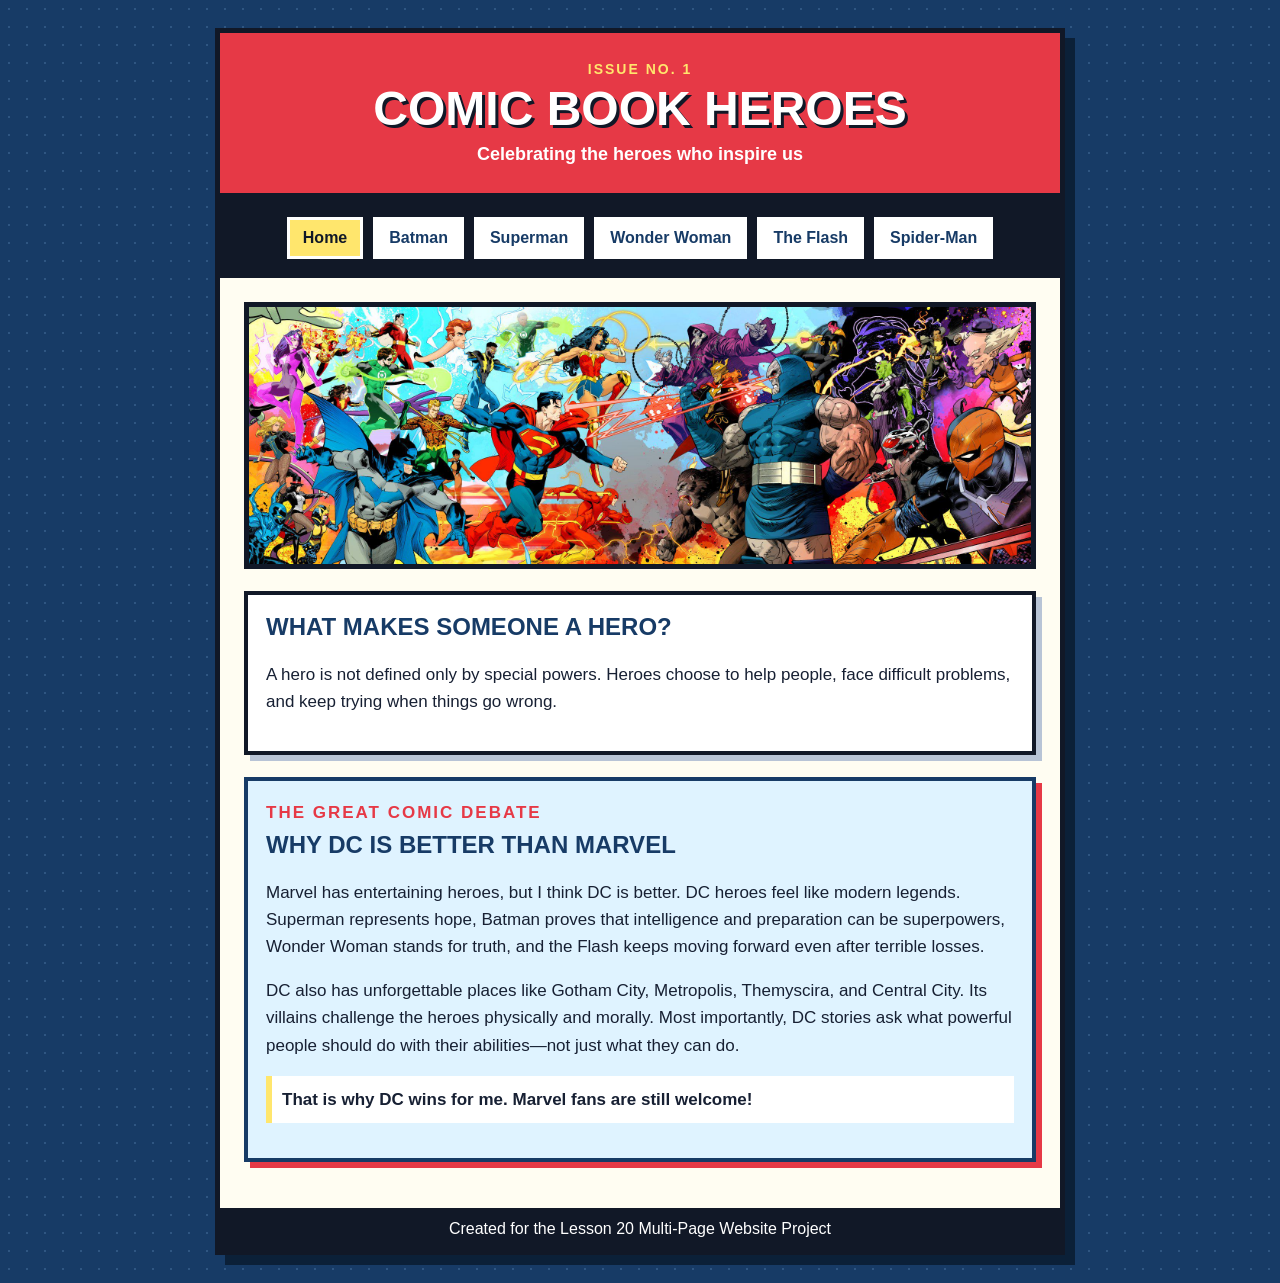
<file: index.html>
<!DOCTYPE html>
<html lang="en">
<head><meta charset="UTF-8"><meta name="viewport" content="width=device-width, initial-scale=1.0"><title>Comic Book Heroes</title><link rel="stylesheet" href="style.css"></head>
<body><div class="page">
<header><p class="issue-label">ISSUE NO. 1</p><h1>Comic Book Heroes</h1><p class="subtitle">Celebrating the heroes who inspire us</p></header>
<nav><a class="current" href="index.html">Home</a><a href="batman.html">Batman</a><a href="superman.html">Superman</a><a href="wonderwoman.html">Wonder Woman</a><a href="flash.html">The Flash</a><a href="spiderman.html">Spider-Man</a></nav>
<main>
<img class="hero-image banner-image" src="banner.jpeg" alt="DC heroes facing their greatest villains">
<section class="comic-box"><h2>What Makes Someone a Hero?</h2><p>A hero is not defined only by special powers. Heroes choose to help people, face difficult problems, and keep trying when things go wrong.</p></section>
<section class="comic-box dc-box"><p class="debate-label">THE GREAT COMIC DEBATE</p><h2>Why DC Is Better Than Marvel</h2><p>Marvel has entertaining heroes, but I think DC is better. DC heroes feel like modern legends. Superman represents hope, Batman proves that intelligence and preparation can be superpowers, Wonder Woman stands for truth, and the Flash keeps moving forward even after terrible losses.</p><p>DC also has unforgettable places like Gotham City, Metropolis, Themyscira, and Central City. Its villains challenge the heroes physically and morally. Most importantly, DC stories ask what powerful people should do with their abilities—not just what they can do.</p><p class="opinion-note">That is why DC wins for me. Marvel fans are still welcome!</p></section>
</main><footer><p>Created for the Lesson 20 Multi-Page Website Project</p></footer>
</div></body></html>
</file>
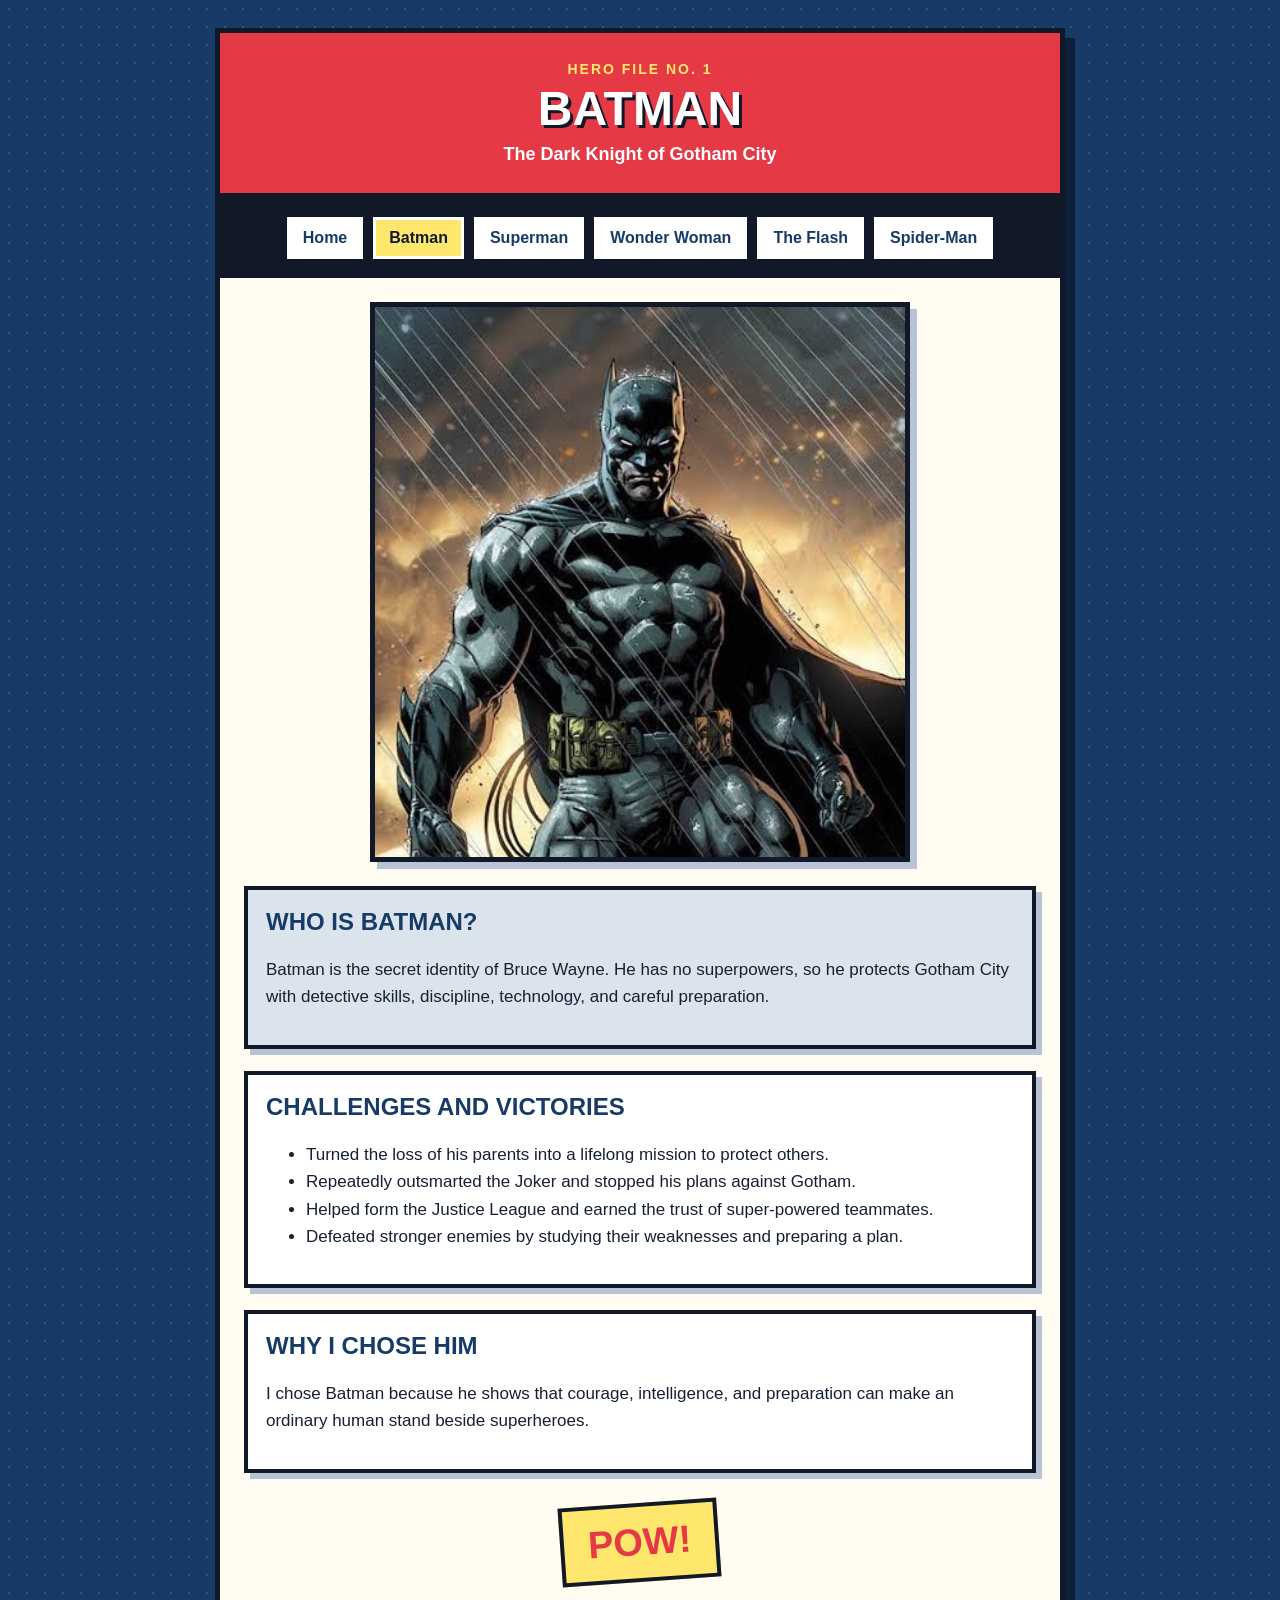
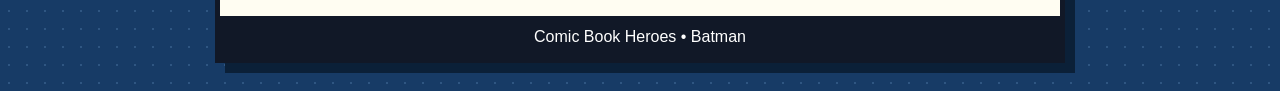
<file: batman.html>
<!DOCTYPE html>
<html lang="en"><head><meta charset="UTF-8"><meta name="viewport" content="width=device-width, initial-scale=1.0"><title>Batman | Comic Book Heroes</title><link rel="stylesheet" href="style.css"></head>
<body><div class="page"><header><p class="issue-label">HERO FILE NO. 1</p><h1>Batman</h1><p class="subtitle">The Dark Knight of Gotham City</p></header>
<nav><a href="index.html">Home</a><a class="current" href="batman.html">Batman</a><a href="superman.html">Superman</a><a href="wonderwoman.html">Wonder Woman</a><a href="flash.html">The Flash</a><a href="spiderman.html">Spider-Man</a></nav>
<main><img class="profile-image" src="batman.jpg" alt="Batman standing in Gotham City"><section class="comic-box dark-box"><h2>Who Is Batman?</h2><p>Batman is the secret identity of Bruce Wayne. He has no superpowers, so he protects Gotham City with detective skills, discipline, technology, and careful preparation.</p></section><section class="comic-box"><h2>Challenges and Victories</h2><ul><li>Turned the loss of his parents into a lifelong mission to protect others.</li><li>Repeatedly outsmarted the Joker and stopped his plans against Gotham.</li><li>Helped form the Justice League and earned the trust of super-powered teammates.</li><li>Defeated stronger enemies by studying their weaknesses and preparing a plan.</li></ul></section><section class="comic-box"><h2>Why I Chose Him</h2><p>I chose Batman because he shows that courage, intelligence, and preparation can make an ordinary human stand beside superheroes.</p></section><p class="sound-effect">POW!</p></main><footer><p>Comic Book Heroes &bull; Batman</p></footer></div></body></html>
</file>
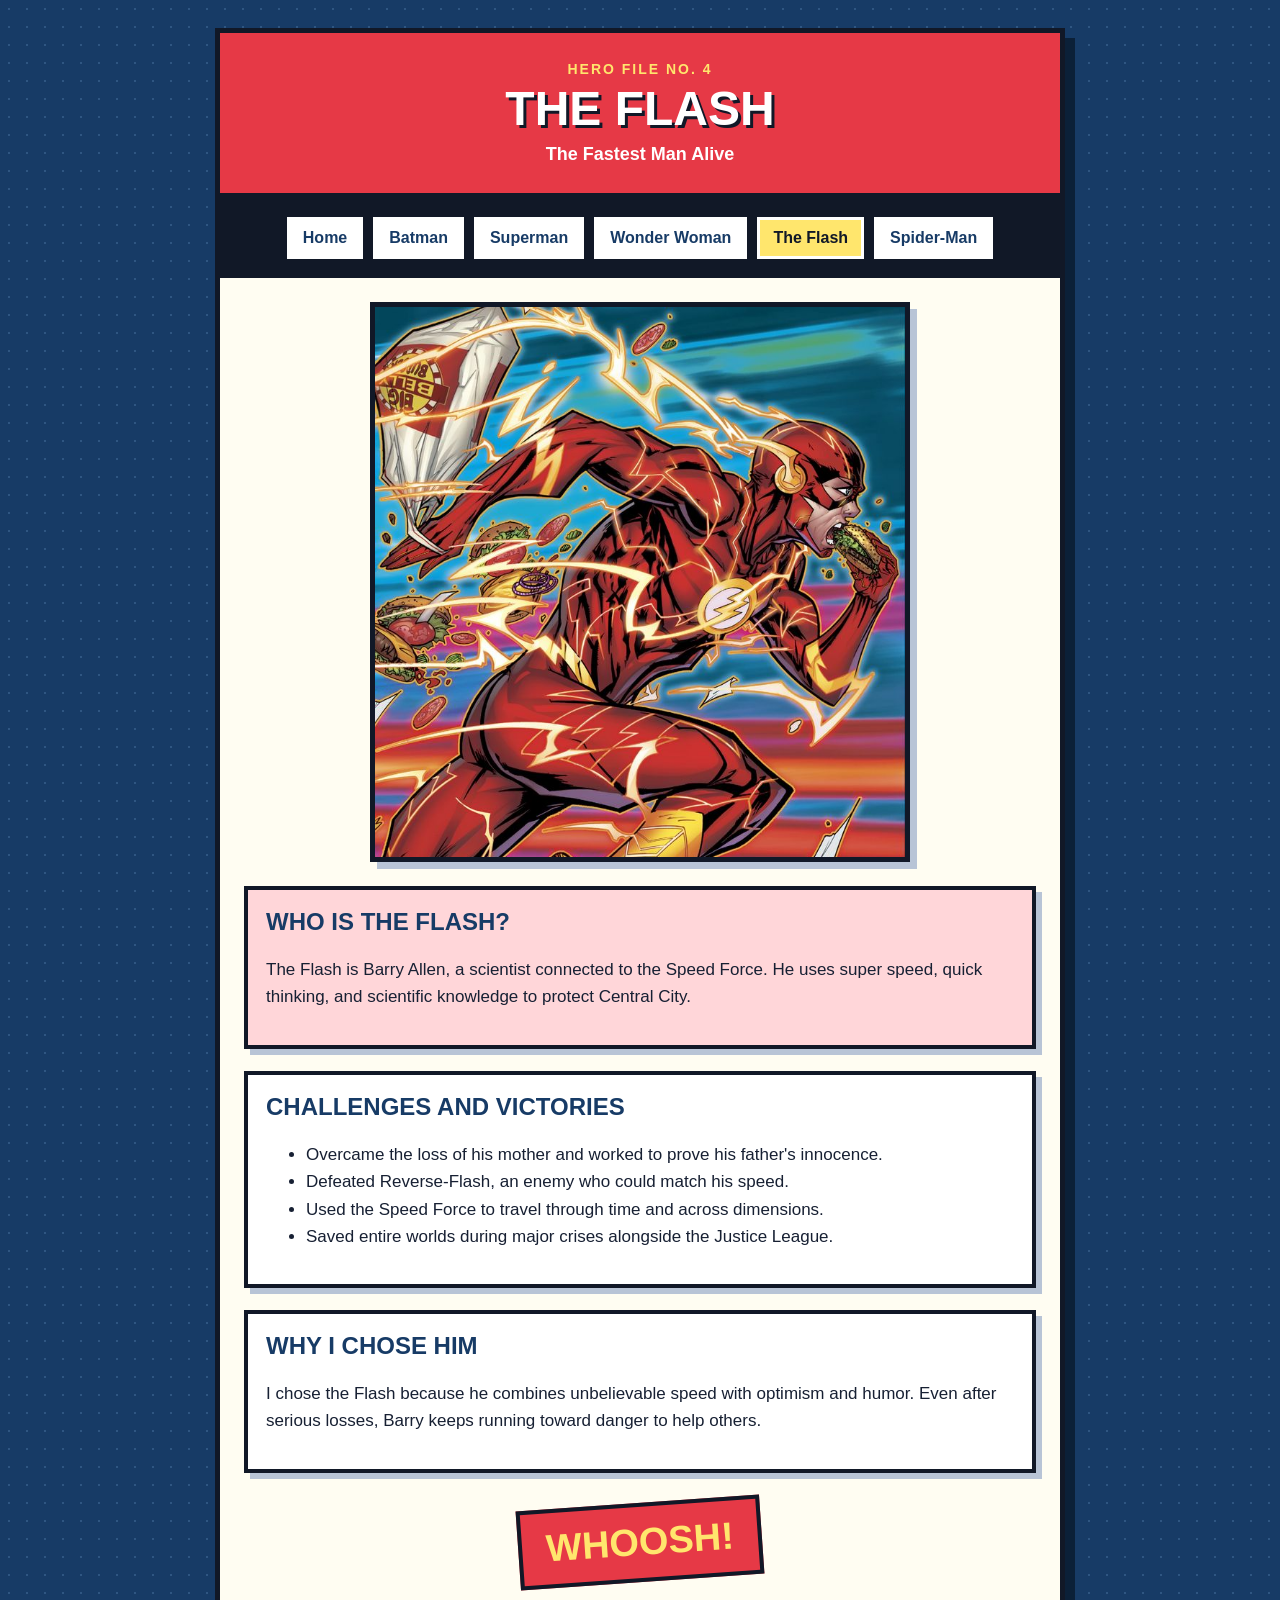
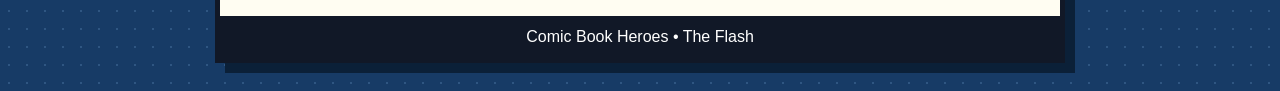
<file: flash.html>
<!DOCTYPE html>
<html lang="en"><head><meta charset="UTF-8"><meta name="viewport" content="width=device-width, initial-scale=1.0"><title>The Flash | Comic Book Heroes</title><link rel="stylesheet" href="style.css"></head>
<body><div class="page"><header><p class="issue-label">HERO FILE NO. 4</p><h1>The Flash</h1><p class="subtitle">The Fastest Man Alive</p></header>
<nav><a href="index.html">Home</a><a href="batman.html">Batman</a><a href="superman.html">Superman</a><a href="wonderwoman.html">Wonder Woman</a><a class="current" href="flash.html">The Flash</a><a href="spiderman.html">Spider-Man</a></nav>
<main><img class="profile-image" src="theflash.jpg" alt="The Flash running at super speed"><section class="comic-box red-box"><h2>Who Is The Flash?</h2><p>The Flash is Barry Allen, a scientist connected to the Speed Force. He uses super speed, quick thinking, and scientific knowledge to protect Central City.</p></section><section class="comic-box"><h2>Challenges and Victories</h2><ul><li>Overcame the loss of his mother and worked to prove his father's innocence.</li><li>Defeated Reverse-Flash, an enemy who could match his speed.</li><li>Used the Speed Force to travel through time and across dimensions.</li><li>Saved entire worlds during major crises alongside the Justice League.</li></ul></section><section class="comic-box"><h2>Why I Chose Him</h2><p>I chose the Flash because he combines unbelievable speed with optimism and humor. Even after serious losses, Barry keeps running toward danger to help others.</p></section><p class="sound-effect flash-effect">WHOOSH!</p></main><footer><p>Comic Book Heroes &bull; The Flash</p></footer></div></body></html>
</file>
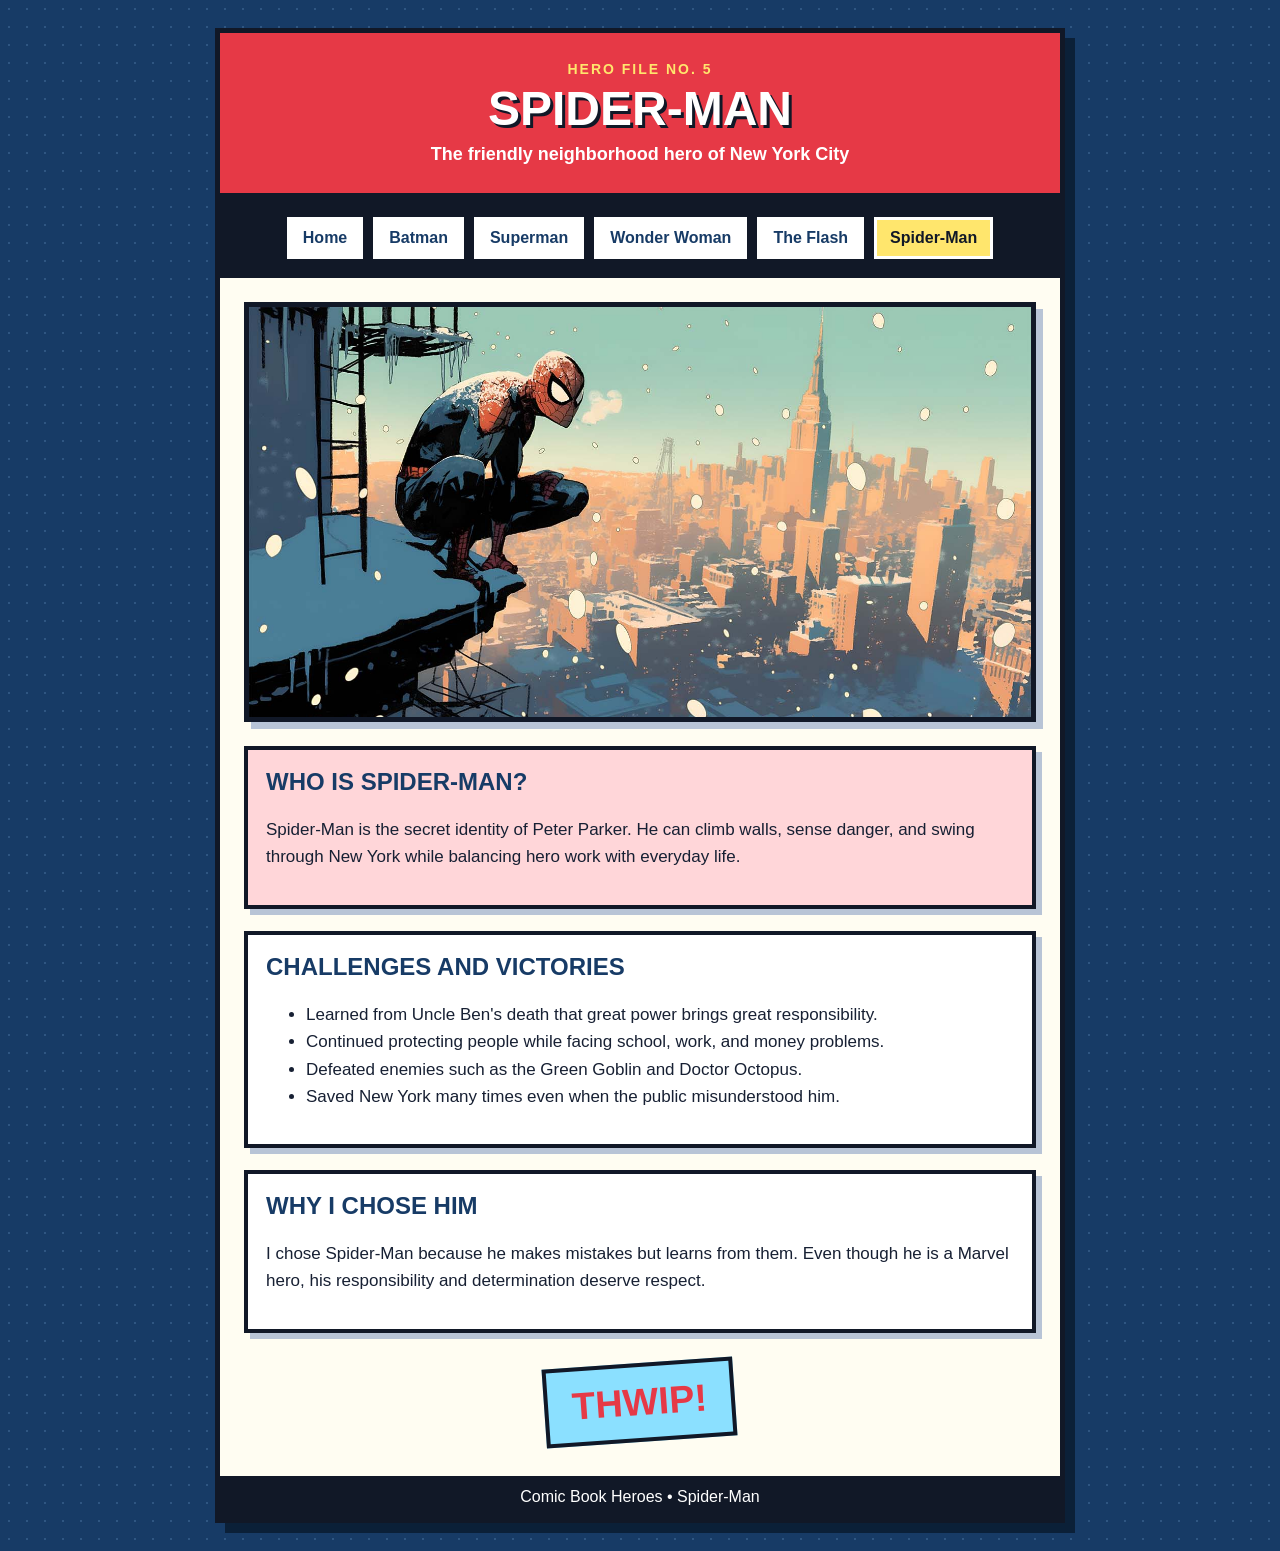
<file: spiderman.html>
<!DOCTYPE html>
<html lang="en"><head><meta charset="UTF-8"><meta name="viewport" content="width=device-width, initial-scale=1.0"><title>Spider-Man | Comic Book Heroes</title><link rel="stylesheet" href="style.css"></head>
<body><div class="page"><header><p class="issue-label">HERO FILE NO. 5</p><h1>Spider-Man</h1><p class="subtitle">The friendly neighborhood hero of New York City</p></header>
<nav><a href="index.html">Home</a><a href="batman.html">Batman</a><a href="superman.html">Superman</a><a href="wonderwoman.html">Wonder Woman</a><a href="flash.html">The Flash</a><a class="current" href="spiderman.html">Spider-Man</a></nav>
<main><img class="profile-image wide-image" src="spiderman.jpg" alt="Spider-Man watching over New York City"><section class="comic-box red-box"><h2>Who Is Spider-Man?</h2><p>Spider-Man is the secret identity of Peter Parker. He can climb walls, sense danger, and swing through New York while balancing hero work with everyday life.</p></section><section class="comic-box"><h2>Challenges and Victories</h2><ul><li>Learned from Uncle Ben's death that great power brings great responsibility.</li><li>Continued protecting people while facing school, work, and money problems.</li><li>Defeated enemies such as the Green Goblin and Doctor Octopus.</li><li>Saved New York many times even when the public misunderstood him.</li></ul></section><section class="comic-box"><h2>Why I Chose Him</h2><p>I chose Spider-Man because he makes mistakes but learns from them. Even though he is a Marvel hero, his responsibility and determination deserve respect.</p></section><p class="sound-effect blue-effect">THWIP!</p></main><footer><p>Comic Book Heroes &bull; Spider-Man</p></footer></div></body></html>
</file>
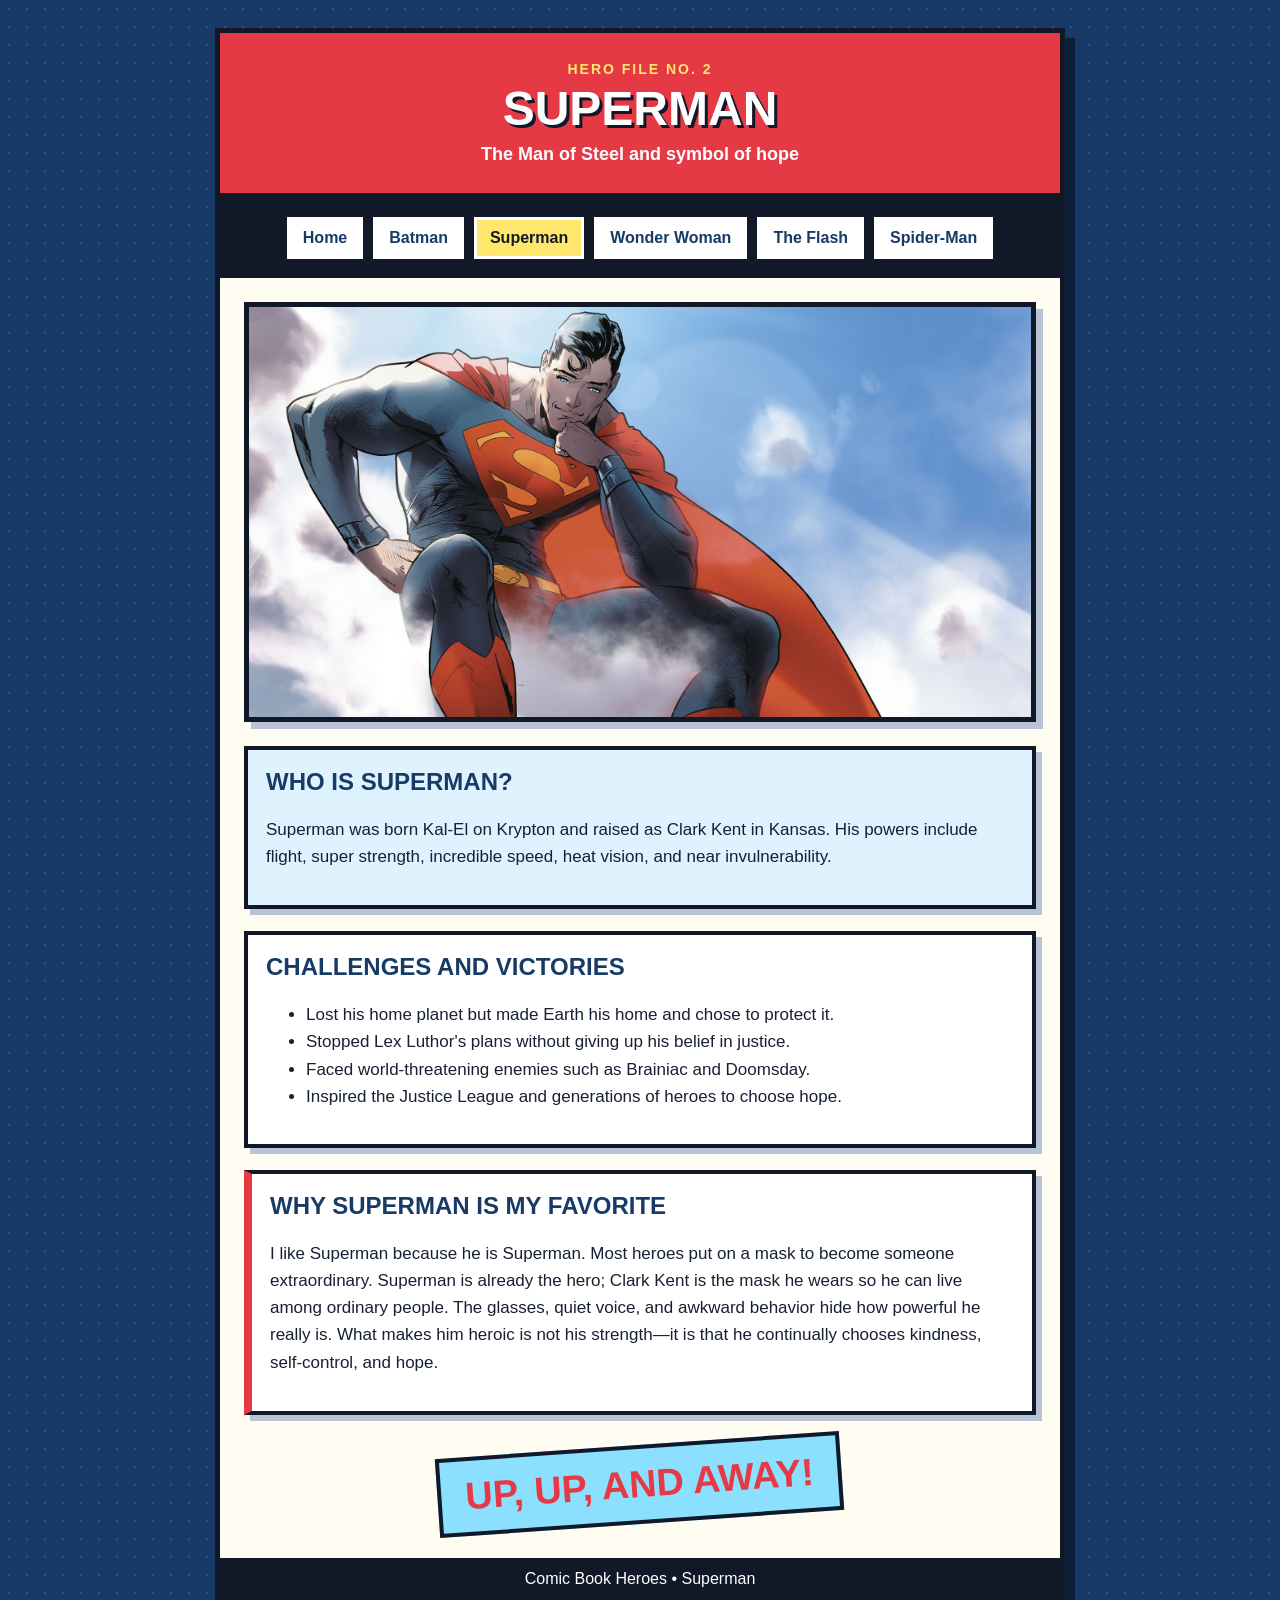
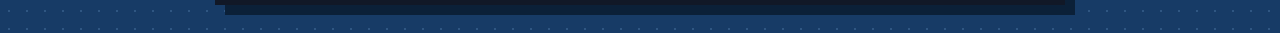
<file: superman.html>
<!DOCTYPE html>
<html lang="en"><head><meta charset="UTF-8"><meta name="viewport" content="width=device-width, initial-scale=1.0"><title>Superman | Comic Book Heroes</title><link rel="stylesheet" href="style.css"></head>
<body><div class="page"><header><p class="issue-label">HERO FILE NO. 2</p><h1>Superman</h1><p class="subtitle">The Man of Steel and symbol of hope</p></header>
<nav><a href="index.html">Home</a><a href="batman.html">Batman</a><a class="current" href="superman.html">Superman</a><a href="wonderwoman.html">Wonder Woman</a><a href="flash.html">The Flash</a><a href="spiderman.html">Spider-Man</a></nav>
<main><img class="profile-image wide-image" src="superman.jpg" alt="Superman flying above the clouds"><section class="comic-box blue-box"><h2>Who Is Superman?</h2><p>Superman was born Kal-El on Krypton and raised as Clark Kent in Kansas. His powers include flight, super strength, incredible speed, heat vision, and near invulnerability.</p></section><section class="comic-box"><h2>Challenges and Victories</h2><ul><li>Lost his home planet but made Earth his home and chose to protect it.</li><li>Stopped Lex Luthor's plans without giving up his belief in justice.</li><li>Faced world-threatening enemies such as Brainiac and Doomsday.</li><li>Inspired the Justice League and generations of heroes to choose hope.</li></ul></section><section class="comic-box superman-box"><h2>Why Superman Is My Favorite</h2><p>I like Superman because he is Superman. Most heroes put on a mask to become someone extraordinary. Superman is already the hero; Clark Kent is the mask he wears so he can live among ordinary people. The glasses, quiet voice, and awkward behavior hide how powerful he really is. What makes him heroic is not his strength—it is that he continually chooses kindness, self-control, and hope.</p></section><p class="sound-effect blue-effect">UP, UP, AND AWAY!</p></main><footer><p>Comic Book Heroes &bull; Superman</p></footer></div></body></html>
</file>
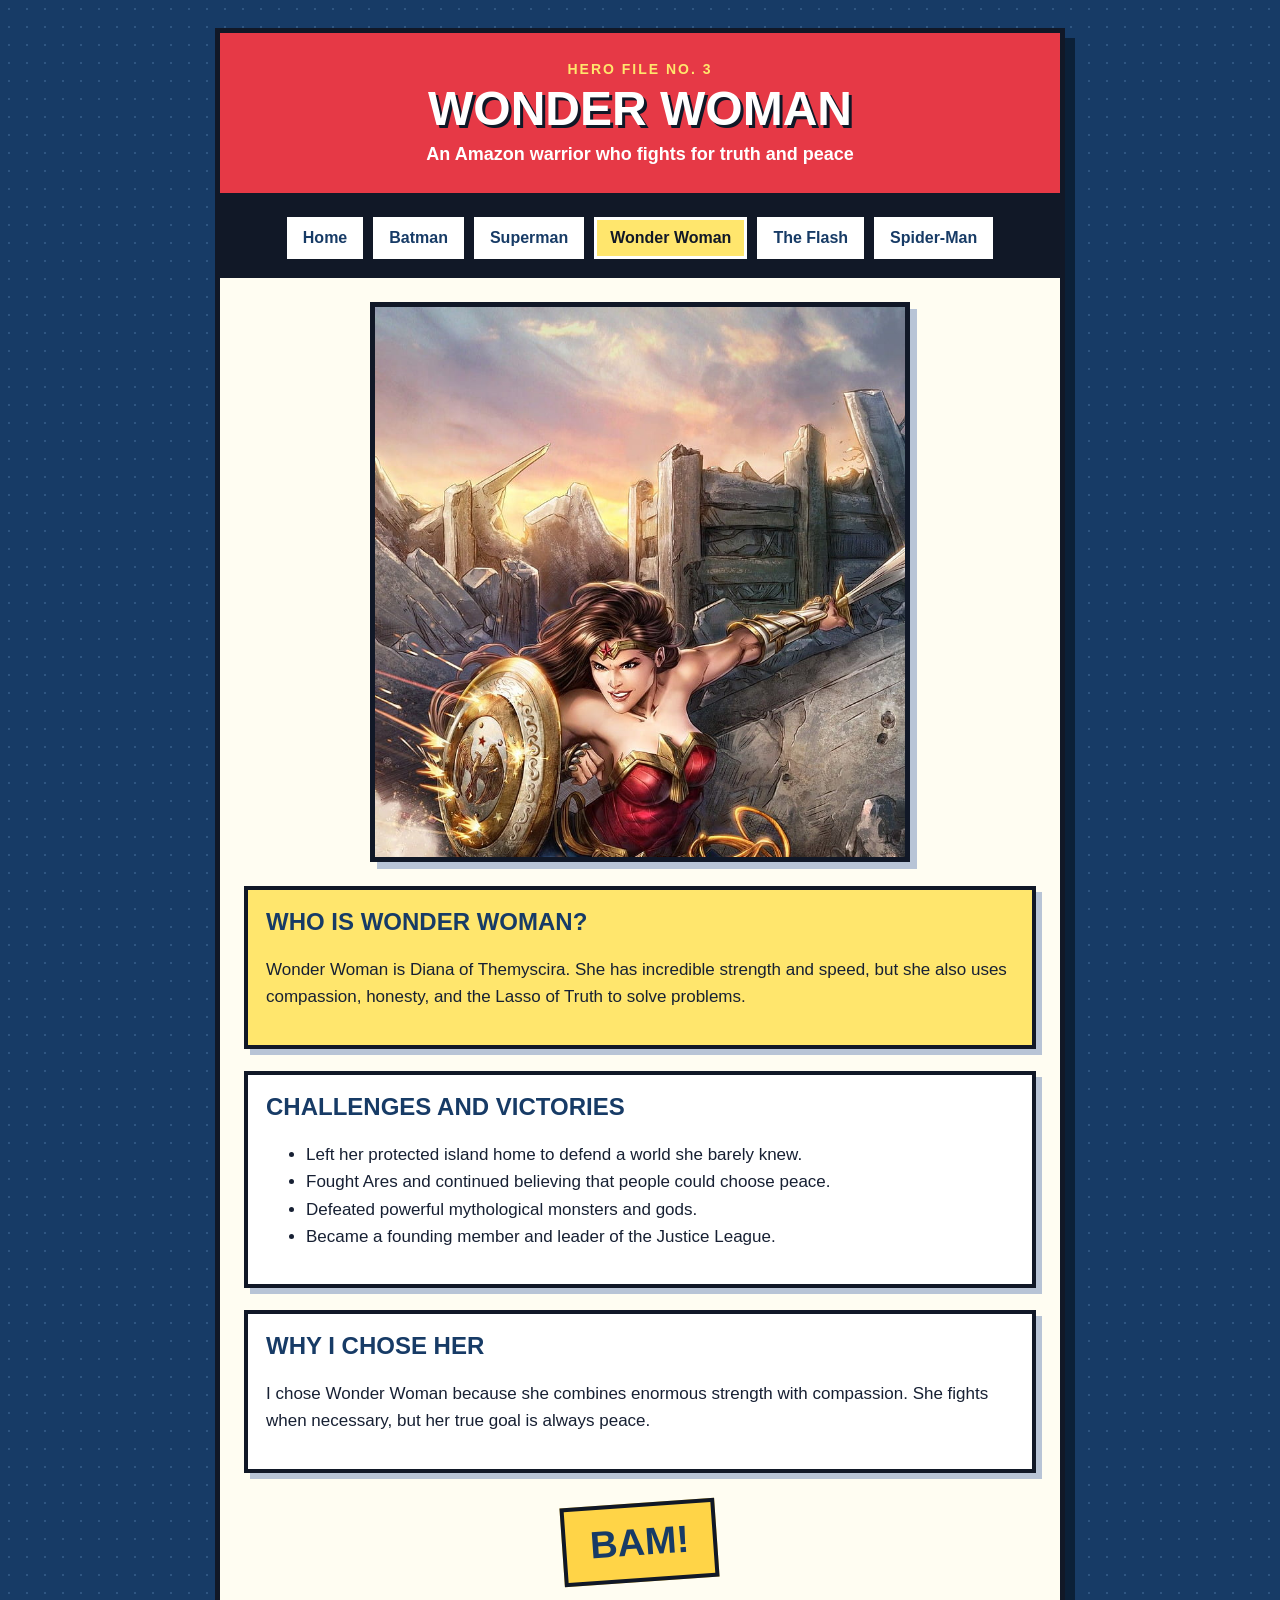
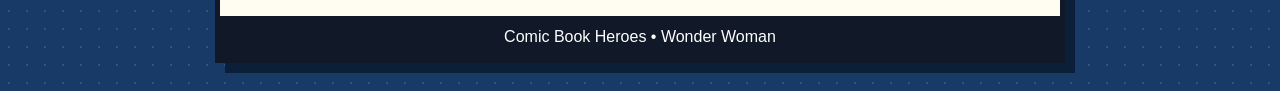
<file: wonderwoman.html>
<!DOCTYPE html>
<html lang="en"><head><meta charset="UTF-8"><meta name="viewport" content="width=device-width, initial-scale=1.0"><title>Wonder Woman | Comic Book Heroes</title><link rel="stylesheet" href="style.css"></head>
<body><div class="page"><header><p class="issue-label">HERO FILE NO. 3</p><h1>Wonder Woman</h1><p class="subtitle">An Amazon warrior who fights for truth and peace</p></header>
<nav><a href="index.html">Home</a><a href="batman.html">Batman</a><a href="superman.html">Superman</a><a class="current" href="wonderwoman.html">Wonder Woman</a><a href="flash.html">The Flash</a><a href="spiderman.html">Spider-Man</a></nav>
<main><img class="profile-image" src="wonderwoman.jpg" alt="Wonder Woman charging into battle"><section class="comic-box yellow-box"><h2>Who Is Wonder Woman?</h2><p>Wonder Woman is Diana of Themyscira. She has incredible strength and speed, but she also uses compassion, honesty, and the Lasso of Truth to solve problems.</p></section><section class="comic-box"><h2>Challenges and Victories</h2><ul><li>Left her protected island home to defend a world she barely knew.</li><li>Fought Ares and continued believing that people could choose peace.</li><li>Defeated powerful mythological monsters and gods.</li><li>Became a founding member and leader of the Justice League.</li></ul></section><section class="comic-box"><h2>Why I Chose Her</h2><p>I chose Wonder Woman because she combines enormous strength with compassion. She fights when necessary, but her true goal is always peace.</p></section><p class="sound-effect gold-effect">BAM!</p></main><footer><p>Comic Book Heroes &bull; Wonder Woman</p></footer></div></body></html>
</file>
<file: style.css>
* {
  box-sizing: border-box;
}

body {
  margin: 0;
  background-color: #173b66;
  background-image: radial-gradient(#2f5682 1px, transparent 1px);
  background-size: 18px 18px;
  color: #172033;
  font-family: Arial, Helvetica, sans-serif;
}

.page {
  width: 88%;
  max-width: 850px;
  margin: 28px auto;
  background-color: #fffdf2;
  border: 5px solid #111827;
  box-shadow: 10px 10px 0 #0b2038;
}

header {
  padding: 28px 24px;
  text-align: center;
  background-color: #e63946;
  color: white;
  border-bottom: 5px solid #111827;
}

h1 {
  margin: 4px 0;
  font-size: 48px;
  text-transform: uppercase;
  text-shadow: 3px 3px 0 #111827;
}

.issue-label {
  margin: 0;
  color: #ffe66d;
  font-size: 14px;
  font-weight: bold;
  letter-spacing: 2px;
}

.subtitle {
  margin: 8px 0 0;
  font-size: 18px;
  font-weight: bold;
}

nav {
  padding: 14px;
  text-align: center;
  background-color: #111827;
  position: sticky;
  top: 0;
  z-index: 5;
}

nav a {
  display: inline-block;
  margin: 5px;
  padding: 9px 13px;
  background-color: white;
  color: #173b66;
  border: 3px solid white;
  text-decoration: none;
  font-weight: bold;
}

nav a:hover,
nav a.current {
  background-color: #ffe66d;
  color: #111827;
}

main {
  padding: 24px;
}

.hero-image {
  display: block;
  width: 100%;
  max-height: 380px;
  object-fit: cover;
  border: 5px solid #111827;
  margin-bottom: 22px;
}

.banner-image {
  max-height: 300px;
}

.profile-image {
  display: block;
  width: 100%;
  max-width: 540px;
  max-height: 560px;
  margin: 0 auto 24px;
  object-fit: cover;
  object-position: top center;
  border: 5px solid #111827;
  box-shadow: 7px 7px 0 #b8c4d6;
}

.wide-image {
  max-width: 100%;
  max-height: 420px;
}

.comic-box {
  margin-bottom: 22px;
  padding: 18px;
  background-color: white;
  border: 4px solid #111827;
  box-shadow: 6px 6px 0 #b8c4d6;
}

.comic-box h2 {
  margin-top: 0;
  color: #173b66;
  text-transform: uppercase;
}

.comic-box p,
.comic-box li {
  font-size: 17px;
  line-height: 1.6;
}

.yellow-box {
  background-color: #ffe66d;
}

.red-box {
  background-color: #ffd6d9;
}

.dark-box {
  background-color: #dbe3ed;
}

.blue-box {
  background-color: #dff3ff;
}

.dc-box {
  background-color: #dff3ff;
  border-color: #173b66;
  box-shadow: 6px 6px 0 #e63946;
}

.debate-label {
  margin: 0 0 5px;
  color: #e63946;
  font-size: 14px;
  font-weight: bold;
  letter-spacing: 2px;
}

.opinion-note,
.superman-box {
  border-left: 8px solid #e63946;
}

.dc-box {
  background-color: #dff3ff;
  border-color: #173b66;
  box-shadow: 6px 6px 0 #e63946;
}

.debate-label {
  margin: 0 0 5px;
  color: #e63946;
  font-size: 14px;
  font-weight: bold;
  letter-spacing: 2px;
}

.opinion-note {
  padding: 10px;
  background-color: white;
  border-left: 6px solid #ffe66d;
  font-weight: bold;
}

.sound-effect {
  width: fit-content;
  margin: 30px auto 10px;
  padding: 14px 24px;
  background-color: #ffe66d;
  border: 4px solid #111827;
  color: #e63946;
  font-size: 38px;
  font-weight: bold;
  transform: rotate(-4deg);
}

.blue-effect {
  background-color: #8be0ff;
}

.gold-effect {
  background-color: #ffd447;
  color: #173b66;
}

.flash-effect {
  background-color: #e63946;
  color: #ffe66d;
}

footer {
  padding: 12px;
  text-align: center;
  background-color: #111827;
  color: white;
}

footer p {
  margin: 0;
}

@media (max-width: 600px) {
  .page {
    width: 94%;
  }

  h1 {
    font-size: 34px;
  }

  nav a {
    display: block;
  }
}
</file>
